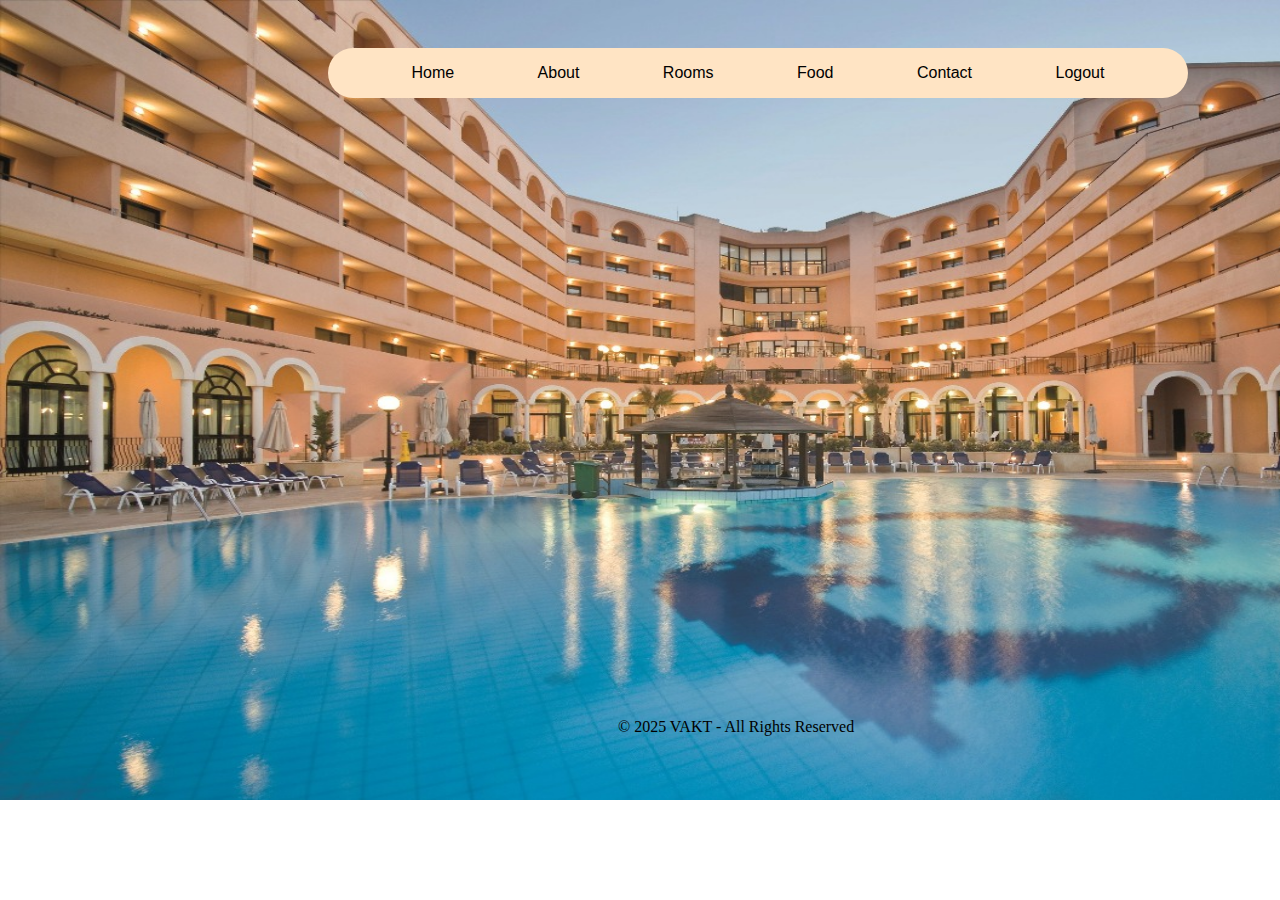
<file: index.html>
<!DOCTYPE html>
<html lang="en">
<head>
    <meta charset="UTF-8">
    <meta name="viewport" content="width=device-width, initial-scale=1.0">
    <title>Document</title>
    <link rel="stylesheet" href="style.css">
</head>
<body>
    <div id="header">

        <div id="navigation">
            <ul>
                <li>
                    <a href="index.html">Home</a>
                </li>
                <li>
                    <a href="about.html">About</a>
                </li>
                <li>
                    <a href="Rooms.jsp">Rooms</a>
                </li>
                
                <li>
                    <a href="foodOrder.jsp">Food</a>
                </li>
                <li>
                    <a href="contact.html">Contact</a>
                </li>
                <li><a href="logout.html">Logout</a>

                </li>
            </ul>
        </div>
    </div>
    <div id="footer">
        &copy; 2025 VAKT - All Rights Reserved
     </div>   
</body>
</html>
</file>
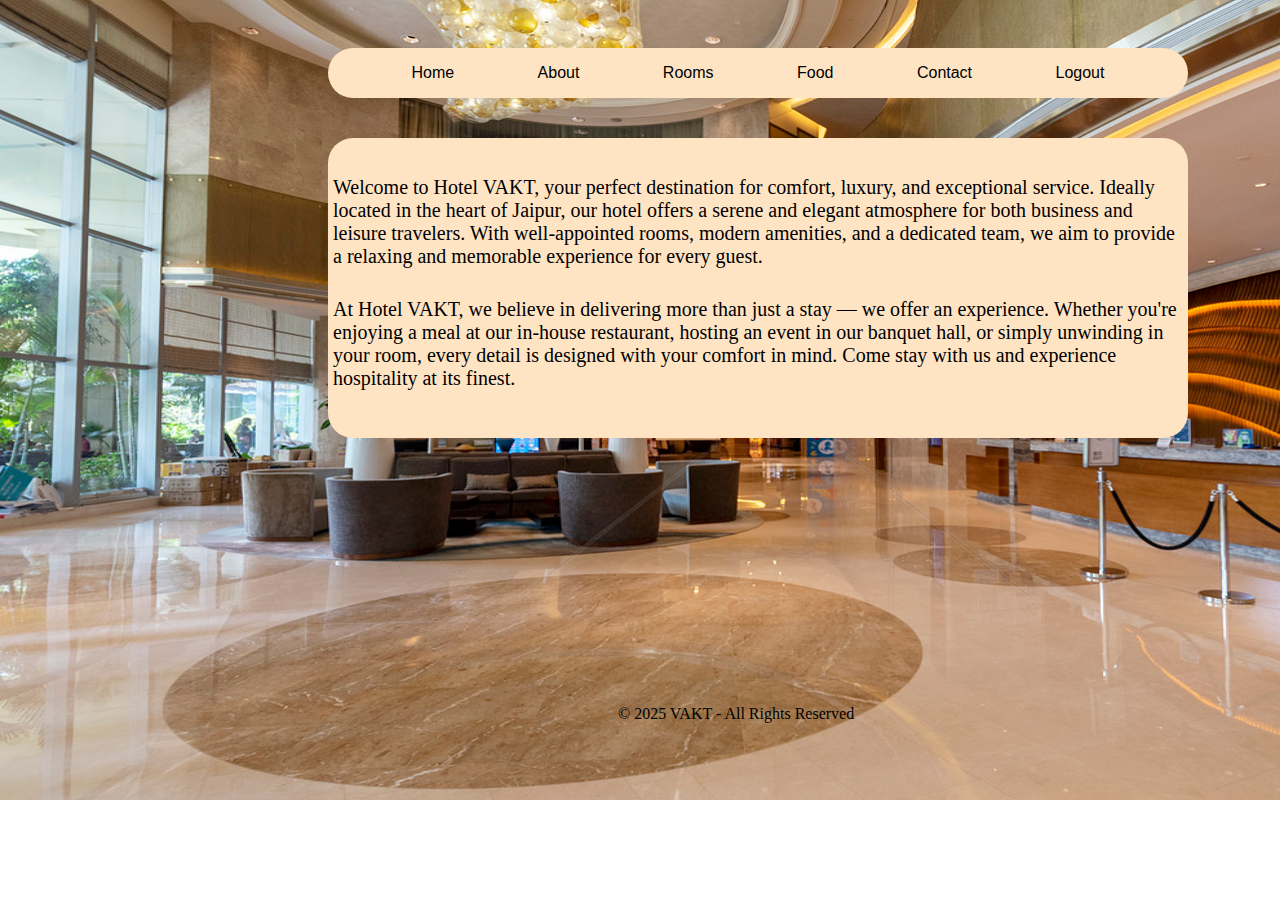
<file: about.html>
<!DOCTYPE html>
<html lang="en">
<head>
    <meta charset="UTF-8">
    <meta name="viewport" content="width=device-width, initial-scale=1.0">
    <title>Document</title>
    <link rel="stylesheet" href="style.css">
</head>

<style>
body{
    background-image: url(recep);
}
#footer{
    margin-top: 267px;
}
</style>
<body>
    <div id="header">

        <div id="navigation">
            <ul>
                <li>
                    <a href="index.html">Home</a>
                </li>
                <li>
                    <a href="about.html">About</a>
                </li>
                <li>
                    <a href="Rooms.jsp">Rooms</a>
                </li>
                
                <li>
                    <a href="foodOrder.jsp">Food</a>
                </li>
                <li>
                    <a href="contact.html">Contact</a>
                </li>
                <li><a href="logout.html">Logout</a>
                </li>
                </li>
            </ul>
        </div>
    </div>
    <div id="abt" style="height: 300px;">
        <div class="para"><br>
<p style="font-size: 20px; margin-top: 15px;     padding: 5px">Welcome to Hotel VAKT, your perfect destination for comfort, luxury, and exceptional service. Ideally located in the heart of Jaipur, our hotel offers a serene and elegant atmosphere for both business and leisure travelers. With well-appointed rooms, modern amenities, and a dedicated team, we aim to provide a relaxing and memorable experience for every guest.
</p>    
<p style="font-size: 20px; margin-top: 15px;     padding: 5px">At Hotel VAKT, we believe in delivering more than just a stay — we offer an experience. Whether you're enjoying a meal at our in-house restaurant, hosting an event in our banquet hall, or simply unwinding in your room, every detail is designed with your comfort in mind. Come stay with us and experience hospitality at its finest.</p>
</div>
</div>
    <div id="footer">
        © 2025 VAKT - All Rights Reserved
    </div>    
</body>
</html>
</file>
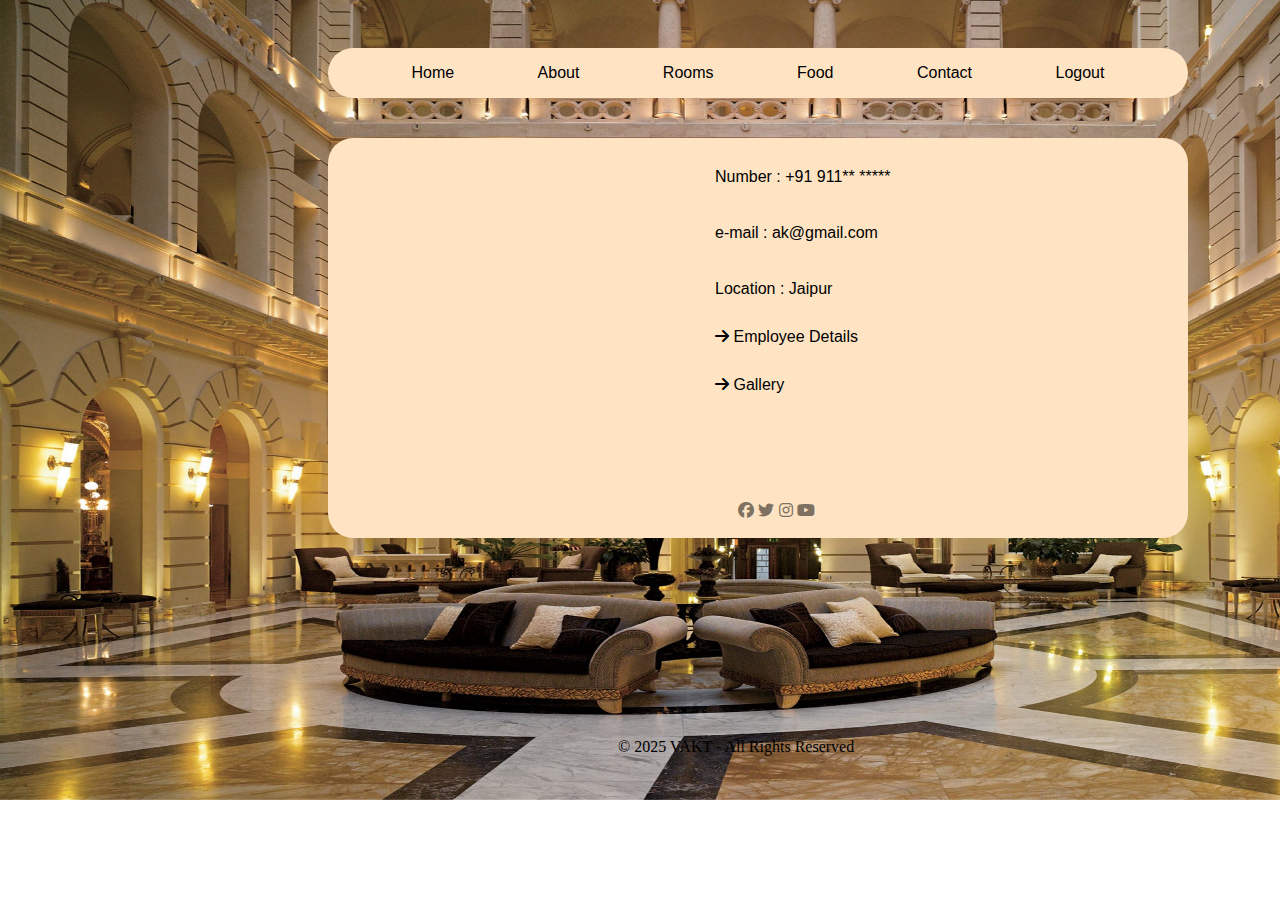
<file: contact.html>
<!DOCTYPE html>
<html lang="en">
<head>
    <meta charset="UTF-8">
    <meta name="viewport" content="width=device-width, initial-scale=1.0">
    <link rel="stylesheet" href="style.css">
    <title>Document</title>
    <link
    rel="stylesheet"
    href="https://cdnjs.cloudflare.com/ajax/libs/font-awesome/6.4.0/css/all.min.css"
  />
<link rel="stylesheet" href="https://cdnjs.cloudflare.com/ajax/libs/font-awesome/6.5.0/css/all.min.css">

    <style>
        body{
            background-image: url(photu);
        }
        #contact{
            background-color: bisque;
            width: 860px;
            height: 400px;
            margin-left: 320px;
            border-radius: 25px;
            margin-top: 15px;
            
        }
        #contact:hover {
    box-shadow: 0 4px 15px black;
}
        #contact ul {
       
            display: block;
            margin-top: 15px;
            
        }
        #contact ul li{
            padding-top: 30px;
            margin-left: 45%; 
        }
        .social_media {
                margin-left: 43%; 
                margin-bottom: 20px;
                padding-top: 9%;
            }
        .social_media i{
            opacity: 0.5;
            transition: all 0.3s ease-in-out;
        }

        .social_media i:hover {
            opacity: 1;
            transform: scale(1.1);
        }
        #footer{
            margin-top: 200px;
        }
    </style>
</head>
<body>
<div id="header">

        <div id="navigation">
            <ul>
                <li>
                    <a href="index.html">Home</a>
                </li>
                <li>
                    <a href="about.html">About</a>
                </li>
                <li>
                    <a href="Rooms.jsp">Rooms</a>
                </li>
                
                <li>
                    <a href="foodOrder.jsp">Food</a>
                </li>
                <li>
                    <a href="contact.html">Contact</a>
                </li>
                <li><a href="logout.html">Logout</a>
                </li>
            </ul>
        </div>
    </div>

    <div id="contact">
        <ul style="list-style-type: none; padding: 0;">
            <li style="margin-bottom: 8px;">Number : +91 911** *****</li>
            <li style="margin-bottom: 8px;">e-mail : ak@gmail.com</li>
            <li>Location : Jaipur</li>
            <li>
                <a href="#" class="link-icon"> <i class="fas fa-arrow-right"></i></a>
                <a href="employee.html">Employee Details</a></li>
            <li>
                <a href="#" class="link-icon"> <i class="fas fa-arrow-right"></i></a>
                <a href="gallery.html">Gallery</a></li>
        </ul>
        
   
    <div class="social_media">
        <ul>
          <a href="#"><i class="fa-brands fa-facebook"></i></a>
          <a href="#"><i class="fa-brands fa-twitter"></i></a>
          <a href="#"><i class="fa-brands fa-instagram"></i></a>
          <a href="#"><i class="fa-brands fa-youtube"></i></a>
        </ul>
      </div>
    </div>
    <div id="footer">
       &copy; 2025 VAKT - All Rights Reserved
    </div>    
</body>
</html>
</file>
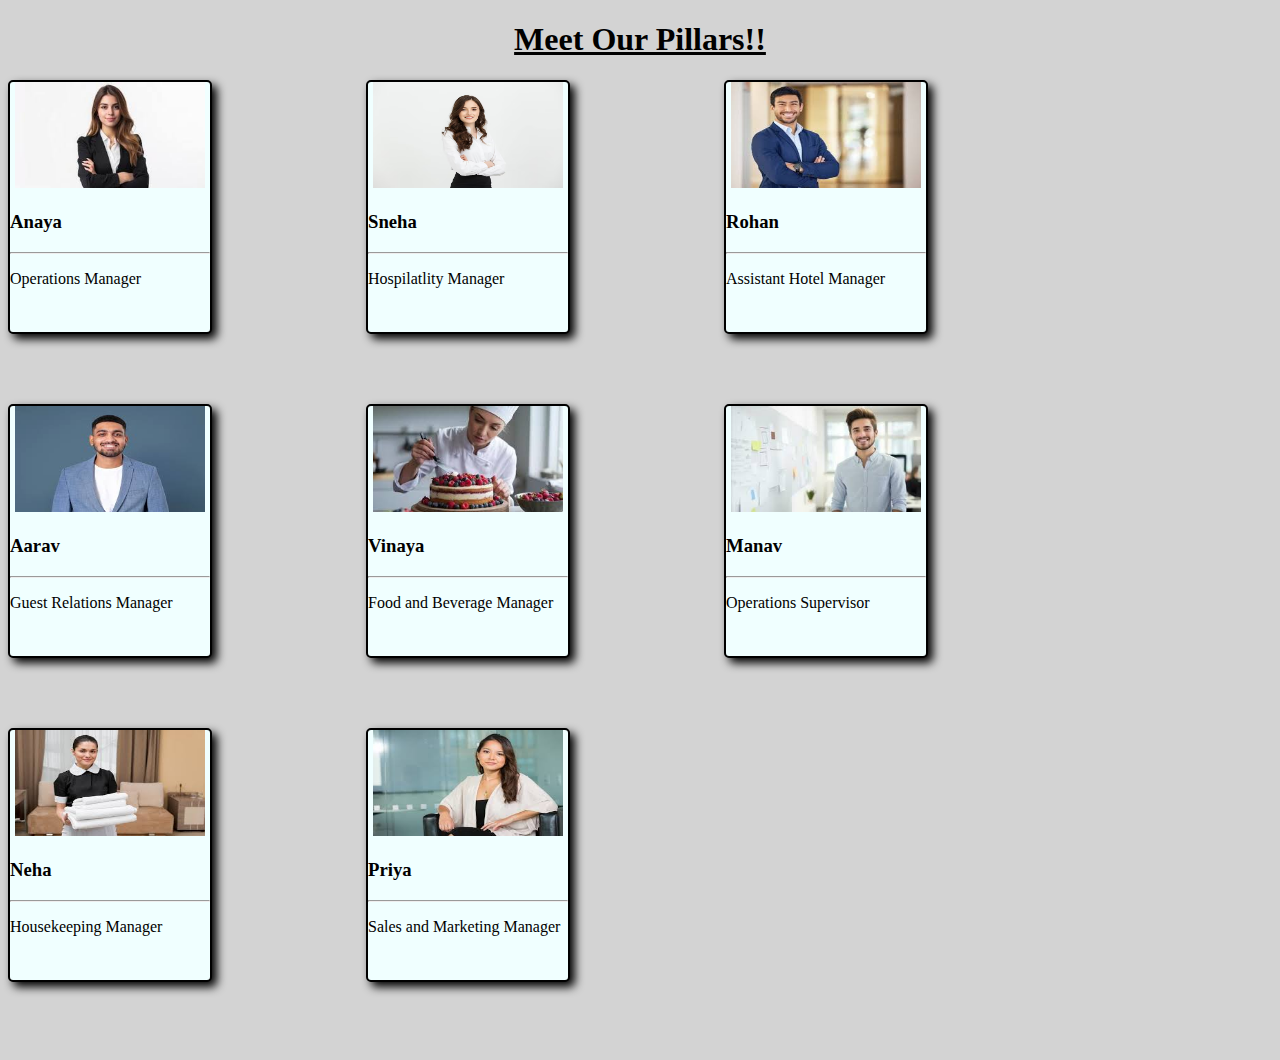
<file: employee.html>
<!DOCTYPE html>
<html lang="en">
<head>
    <meta charset="UTF-8">
    <meta name="viewport" content="width=device-width, initial-scale=1.0">
    <title>Employee</title>
    <style>
        body{
            /* background-image: url(bg-img); */
            background-color: #D3D3D3    ;
        }
        h1{
            display: flex;
            justify-content: center;
            text-decoration: underline;
        }
    #emp{
            width:200px;
            height: 250px;
            box-shadow: 5px 5px 10px black;
            transition:1s 1s;
            justify-content: center;
            align-items: center;
            border:2px solid black;
            border-radius:5px;
            display: inline-block;
            margin-right: 150px;
            margin-bottom: 70px;
            background-color:azure;
        }
        img{
            width: 190px;
            margin-left:5px ;
        }
        #emp:hover{
    box-shadow: 5px 5px 30px black;

}
    </style>
</head>
<body>
    <h1 style="align-items:center">Meet Our Pillars!!</h1>
    <div id="emp">
        <img src="card1"  >
        <div class="desc">
            <h3>Anaya</h3><hr>
            <p>Operations Manager</p>
        </div>
    </div>

    <div id="emp">
        <img src="card2"  style="width: 190px; height: 106px;">
        <div class="desc">
            <h3>Sneha</h3><hr>
            <p>Hospilatlity Manager</p>
        </div>
    </div>
    <div id="emp">
        <img src="card3"  style="width: 190px; height: 106px;">
        <div class="desc">
            <h3>Rohan</h3><hr>
            <p>Assistant Hotel Manager</p>
        </div>
    </div>
    <div id="emp">
        <img src="card4"  style="width: 190px; height: 106px;">
        <div class="desc">
            <h3>Aarav</h3><hr>
            <p>Guest Relations Manager</p>
        </div>
    </div>
    <div id="emp">
        <img src="card5"  style="width: 190px; height: 106px;">
        <div class="desc">
            <h3>Vinaya</h3><hr>
            <p>Food and Beverage Manager</p>
        </div>
    </div>
    <div id="emp">
        <img src="card6"  style="width: 190px; height: 106px;">
        <div class="desc">
            <h3>Manav</h3><hr>
            <p>Operations Supervisor</p>
        </div>
    </div>
    <div id="emp">
        <img src="card8"  style="width: 190px; height: 106px;">
        <div class="desc">
            <h3>Neha</h3><hr>
            <p>Housekeeping Manager</p>
        </div>
    </div>
    <div id="emp">
        <img src="card7"  style="width: 190px; height: 106px;">
        <div class="desc">
            <h3>Priya</h3><hr>
            <p>Sales and Marketing Manager</p>
        </div>
    </div>
</body>
</html>
</file>
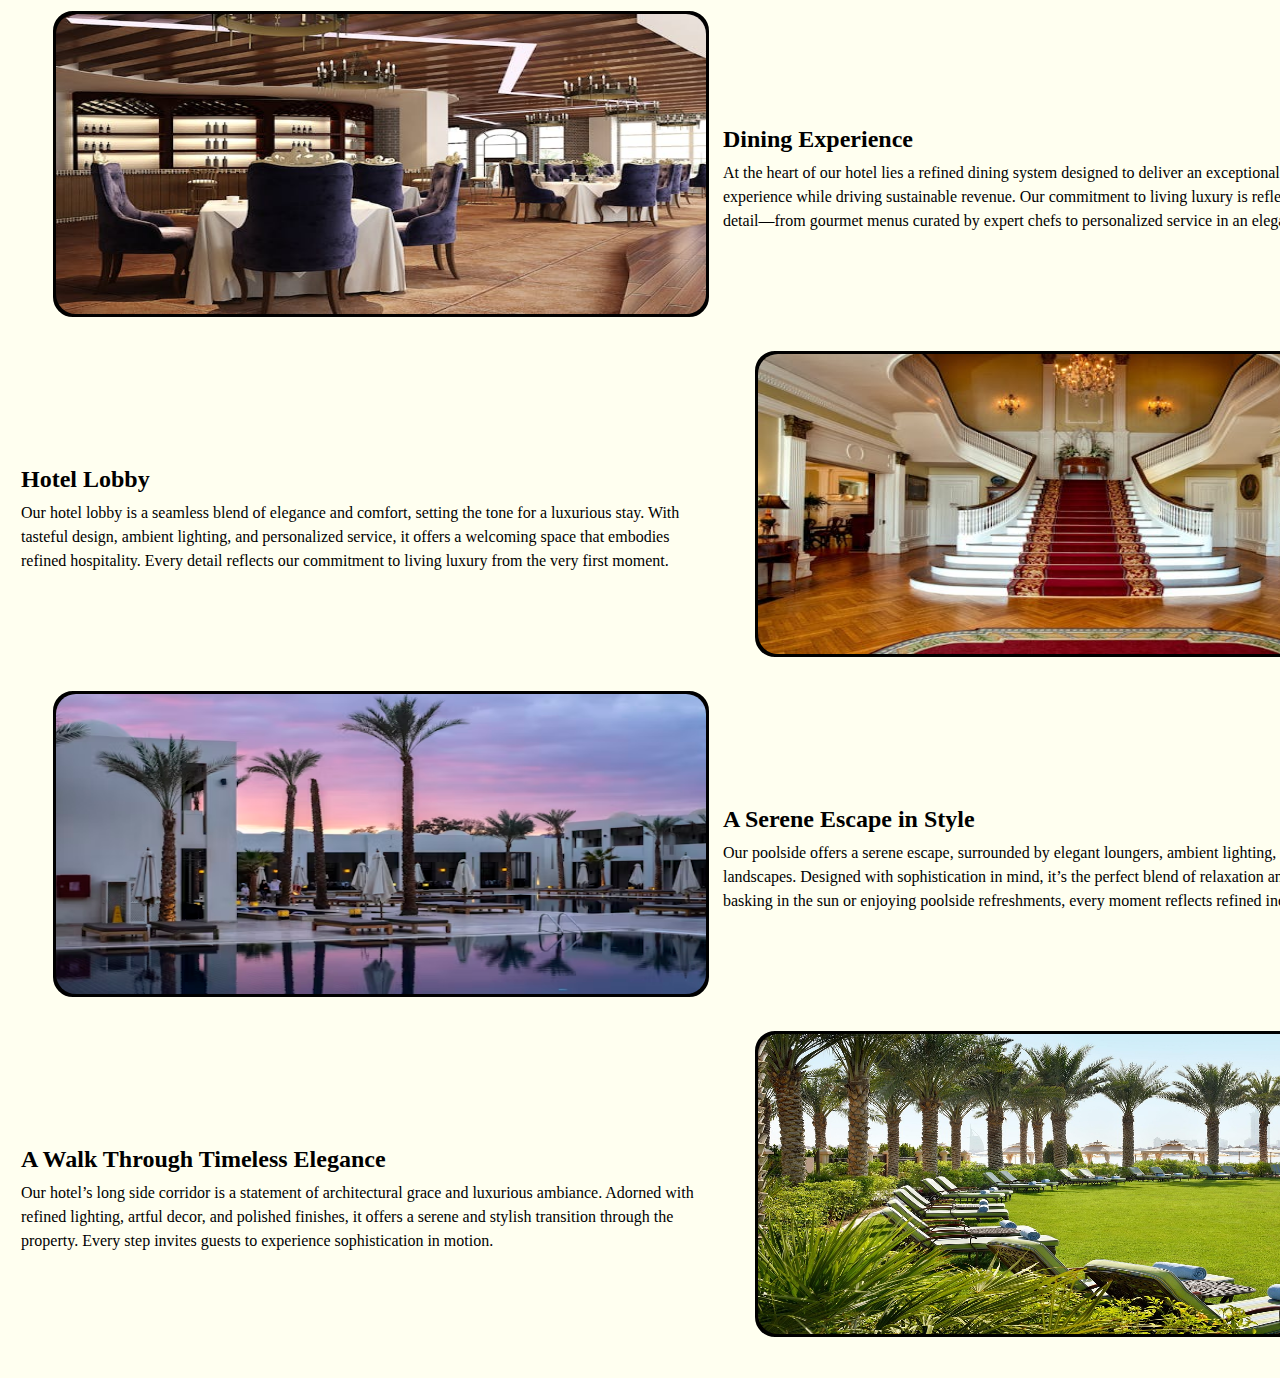
<file: gallery.html>
<!DOCTYPE html>
<html lang="en">
<head>
    <meta charset="UTF-8">
    <meta name="viewport" content="width=device-width, initial-scale=1.0">
    <title>Gallery</title>
    
    <style>
        body{
            background-color:ivory;
        }
        #pic{
            height: 300px;
            width: 650px;
            background-color: black;
            margin-left: 42px;
            border-radius: 20px;
            margin-bottom: 30px;
            border: 3px solid black;
        }
        /* #pic:hover{
            box-shadow:  0 6px 20px black;
            border: 3px solid black;
        } */
        img{
            height: 300px;
            width: 650px;
            border-radius: 20px;
        }
        .info {
            display: flex;
            flex-direction: column;
            justify-content: center;
            padding: 10px;
        }

.info h3 {
    margin: 0 0 8px 0; 
    font-size: 1.5em;
}

.info p {
    margin: 0;
    font-size: 1em;
    line-height: 1.5;
}
    </style>
</head>
<body>
    <table>
        <tr>
   <td> <div id="pic">
    <img src="pic1" ></td>
    <td><div class="info">
        <h3>Dining Experience</h3>
    <p>At the heart of our hotel lies a refined dining system designed to deliver an exceptional culinary experience while driving sustainable revenue. Our commitment to living luxury is reflected in every detail—from gourmet menus curated by expert chefs to personalized service in an elegant setting.</p>

       </div></td>
    </div>
</tr>
<tr>
    <td><div class="info">
        <h3>Hotel Lobby</h3>
        <p>Our hotel lobby is a seamless blend of elegance and comfort, setting the tone for a luxurious stay. With tasteful design, ambient lighting, and personalized service, it offers a welcoming space that embodies refined hospitality. Every detail reflects our commitment to living luxury from the very first moment.</p>
    </div></td>
    <td><div id="pic"><img src="pic2" alt=""></div></td>
</tr>
<tr>
    <td><div id="pic"><img src="pic3" ></div></td>
<td><div class="info">
    <h3>A Serene Escape in Style</h3>
    <p>Our poolside offers a serene escape, surrounded by elegant loungers, ambient lighting, and lush landscapes. Designed with sophistication in mind, it’s the perfect blend of relaxation and luxury. Whether basking in the sun or enjoying poolside refreshments, every moment reflects refined indulgence.</p>
</div></td>
</tr>
<tr>
    <td><div class="info">
        <h3>A Walk Through Timeless Elegance</h3>
            <p>Our hotel’s long side corridor is a statement of architectural grace and luxurious ambiance. Adorned with refined lighting, artful decor, and polished finishes, it offers a serene and stylish transition through the property. Every step invites guests to experience sophistication in motion.</p>
    </div></td>
    <td><div id="pic">
        <img src="pic4" alt="">
    </div>
    </td>
</tr>
</table>

</body>
</html>
</file>
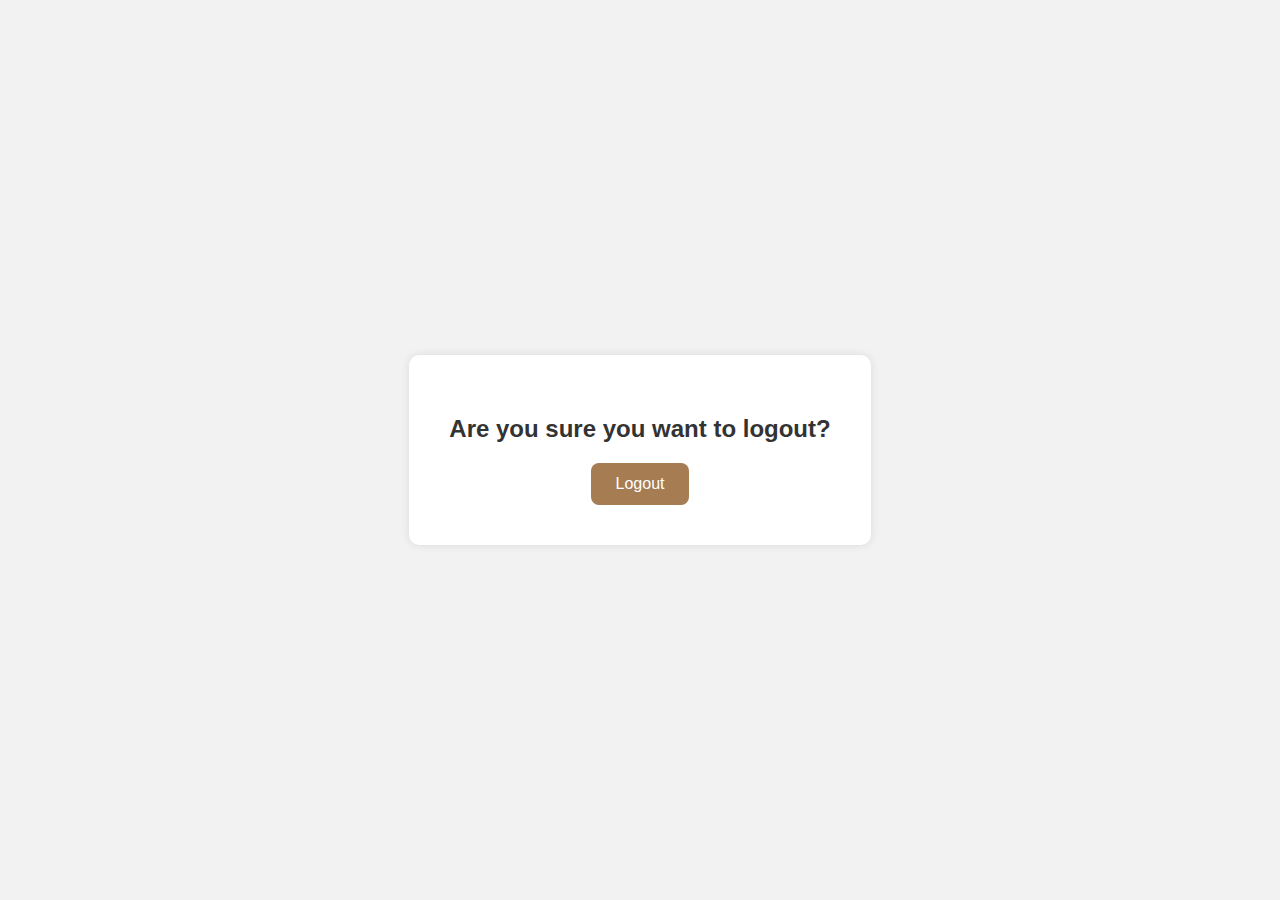
<file: logout.html>
<!DOCTYPE html>
<html>
<head>
    <meta charset="UTF-8">
    <title>Logout</title>
    <style>
        body {
            font-family: 'Poppins', sans-serif;
            background-color: #f2f2f2;
            display: flex;
            justify-content: center;
            align-items: center;
            height: 100vh;
            margin: 0;
        }

        .logout-container {
            background: #fff;
            padding: 40px;
            border-radius: 10px;
            box-shadow: 0 0 10px rgba(0,0,0,0.1);
            text-align: center;
        }

        .logout-container h2 {
            color: #333;
            margin-bottom: 20px;
        }

        .logout-btn {
            padding: 12px 25px;
            background-color: #A67C52;
            color: white;
            border: none;
            border-radius: 8px;
            font-size: 16px;
            cursor: pointer;
            transition: background 0.3s ease;
        }

        .logout-btn:hover {
            background-color: #8B5E3C;
        }
    </style>
</head>
<body>
    <div class="logout-container">
        <h2>Are you sure you want to logout?</h2>
        <form action="logout.jsp" method="post">
            <button type="submit" class="logout-btn">Logout</button>
        </form>
    </div>
</body>
</html>
</file>
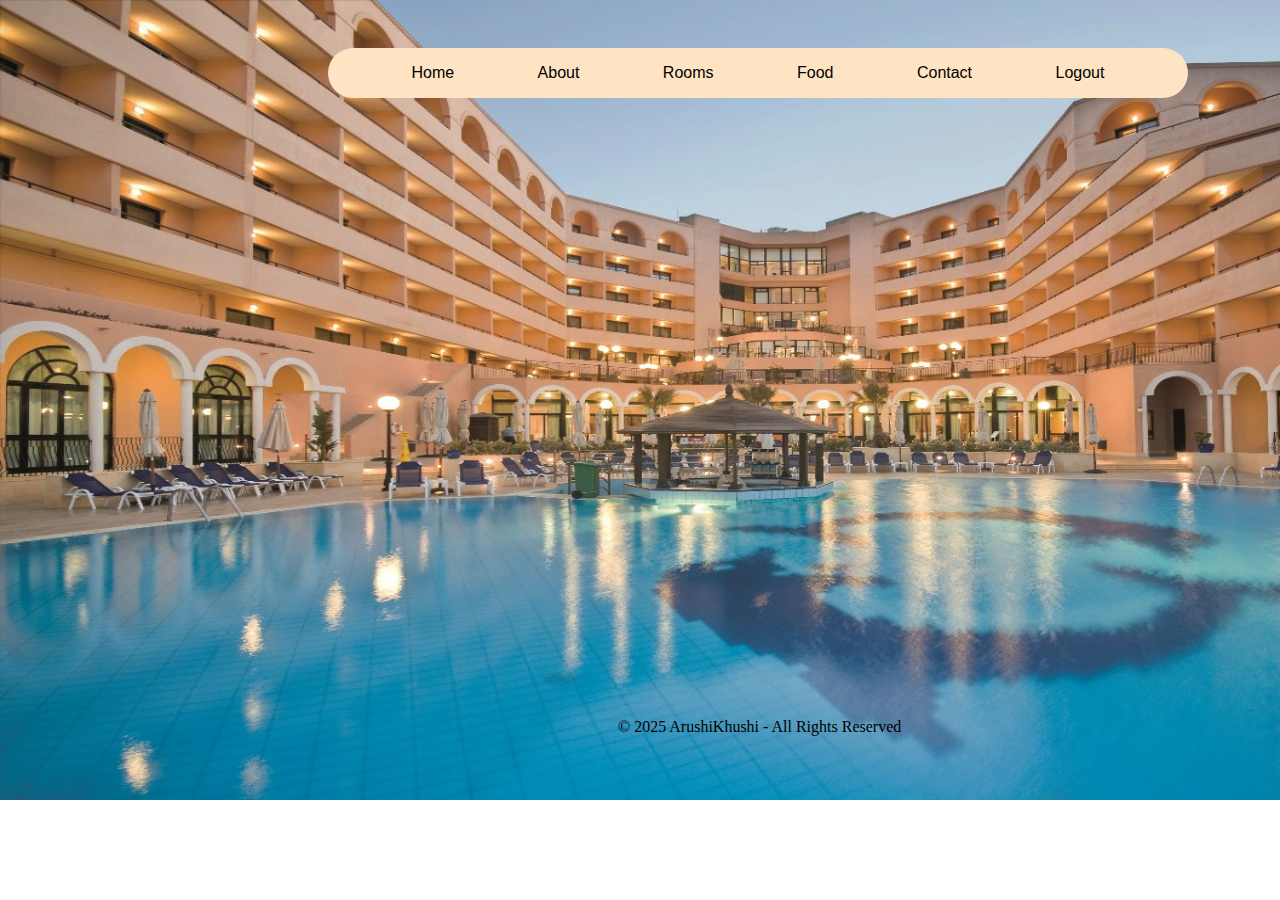
<file: rooms.html>
<!DOCTYPE html>
<html lang="en">
<head>
    <meta charset="UTF-8">
    <meta name="viewport" content="width=device-width, initial-scale=1.0">
    <title>Document</title>
    <link rel="stylesheet" href="style.css">
</head>
<body>
    <div id="header">

        <div id="navigation">
            <ul>
                <li>
                    <a href="index.html">Home</a>
                </li>
                <li>
                    <a href="about.html">About</a>
                </li>
                <li>
                    <a href="rooms.html">Rooms</a>
                </li>
                
                <li>
                    <a href="foods.html">Food</a>
                </li>
                <li>
                    <a href="contact.html">Contact</a>
                </li>
                <li><a href="logout.html">Logout</a>
                </li>
            </ul>
        </div>
    </div>
    <div id="footer">
        © 2025 ArushiKhushi - All Rights Reserved
    </div>    
</body>
</html>
</file>
<file: style.css>
body{
    background-image: url(khusi.jpg);
    background-repeat: no-repeat;
    background-size: 1550px 800px;
    
}
h1{

    font-family: "Montserrat", sans-serif;
}
#header {
    margin-bottom: 20px;
    padding-top: 20px;
}
#navigation ul{
    display: flexbox;
    justify-content: space-evenly;
    align-items: center;
    height: 50px;
    width: 860px;
    list-style: none;
    margin: 0;
    padding: 0;
    background-color:bisque;
    margin: 20px 320px;
    border-radius: 25px;
}

ul {
    display: inline-flex;
    justify-content: space-between;
    margin-block-start: 1em;
    margin-block-end: 1em;
    padding-inline-start: 40px;
    font-family: "Montserrat", sans-serif;
    text-decoration: none;
    text-decoration-line: none;
    text-underline-offset:unset;

}
ul a{
    text-decoration-line: none;
    color: black;
}
ul li a:hover {
    text-decoration:solid; 
    color:coral; 
  }
div {
    display:inline-flexbox;
    justify-content: center;
    align-items: center;
    unicode-bidi: isolate;
}

#footer{
    display: flexbox;
    align-items: baseline;
    margin-top: 600px ;
    margin-left: 610px;
}
#abt{
    background-color: bisque;
    height: 300px;
    width: 860px;
    margin-left: 320px;
    border-radius: 25px;
    margin-top: 15px;
}
#abt:hover {
    box-shadow: 0 4px 15px black;
}

.para p {
    font-size: 20px;
    padding: 5px;
}
#contact{
    background-color: bisque;
    width:800px;
    height: 500px;

}
</file>
